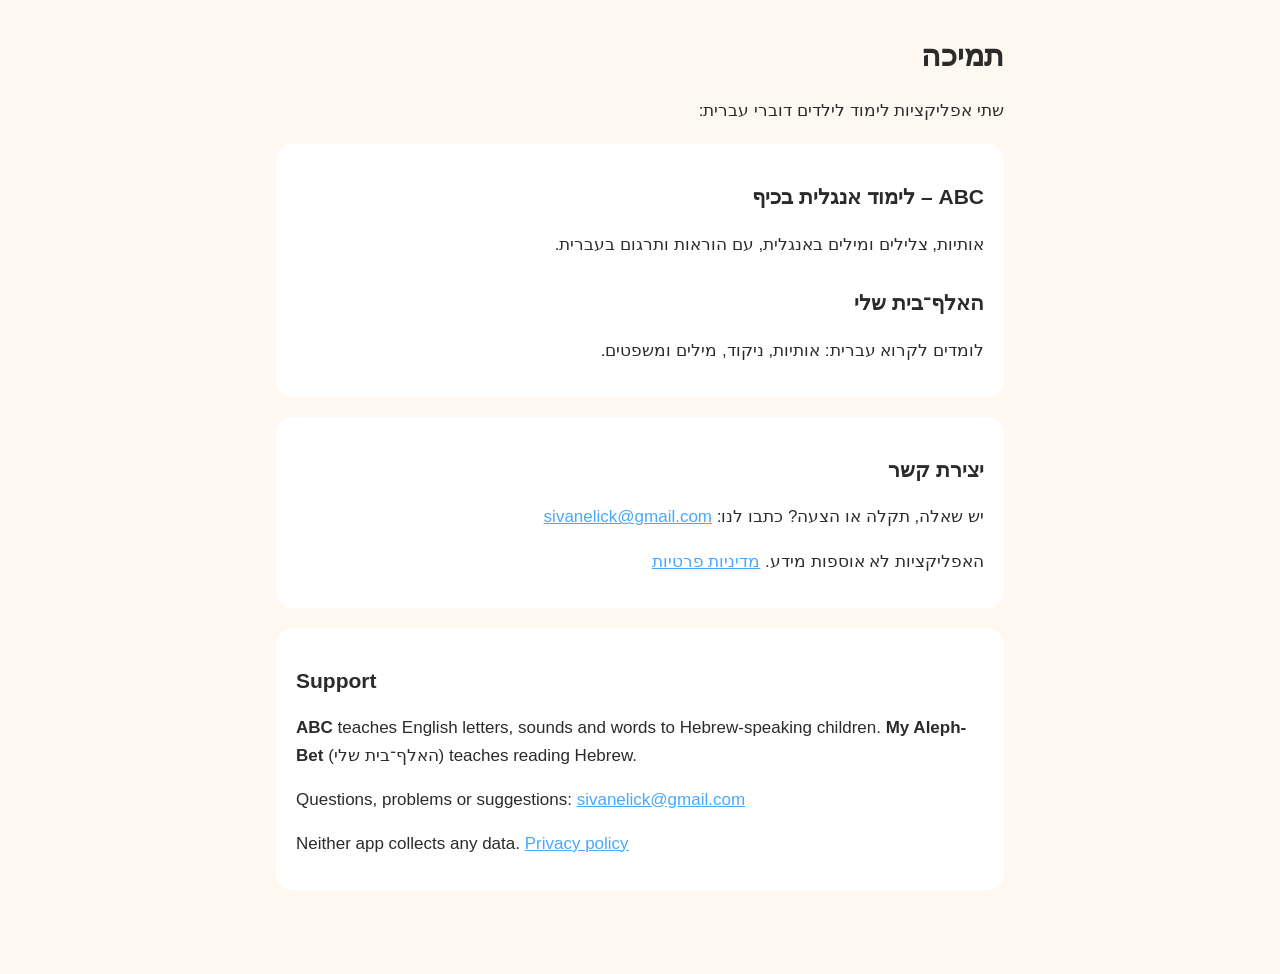
<file: index.html>
<!doctype html>
<html lang="he" dir="rtl">
<head>
<meta charset="utf-8">
<meta name="viewport" content="width=device-width, initial-scale=1">
<title>תמיכה · ABC ו־האלף־בית שלי</title>
<link rel="stylesheet" href="style.css">
</head>
<body>
<main>
  <h1>תמיכה</h1>
  <p>שתי אפליקציות לימוד לילדים דוברי עברית:</p>
  <section>
    <h2>ABC – לימוד אנגלית בכיף</h2>
    <p>אותיות, צלילים ומילים באנגלית, עם הוראות ותרגום בעברית.</p>
    <h2>האלף־בית שלי</h2>
    <p>לומדים לקרוא עברית: אותיות, ניקוד, מילים ומשפטים.</p>
  </section>
  <section>
    <h2>יצירת קשר</h2>
    <p>יש שאלה, תקלה או הצעה? כתבו לנו: <a href="mailto:sivanelick@gmail.com">sivanelick@gmail.com</a></p>
    <p>האפליקציות לא אוספות מידע. <a href="privacy.html">מדיניות פרטיות</a></p>
  </section>
  <section dir="ltr">
    <h2>Support</h2>
    <p><strong>ABC</strong> teaches English letters, sounds and words to Hebrew-speaking children. <strong>My Aleph-Bet</strong> (האלף־בית שלי) teaches reading Hebrew.</p>
    <p>Questions, problems or suggestions: <a href="mailto:sivanelick@gmail.com">sivanelick@gmail.com</a></p>
    <p>Neither app collects any data. <a href="privacy.html">Privacy policy</a></p>
  </section>
</main>
</body>
</html>
</file>
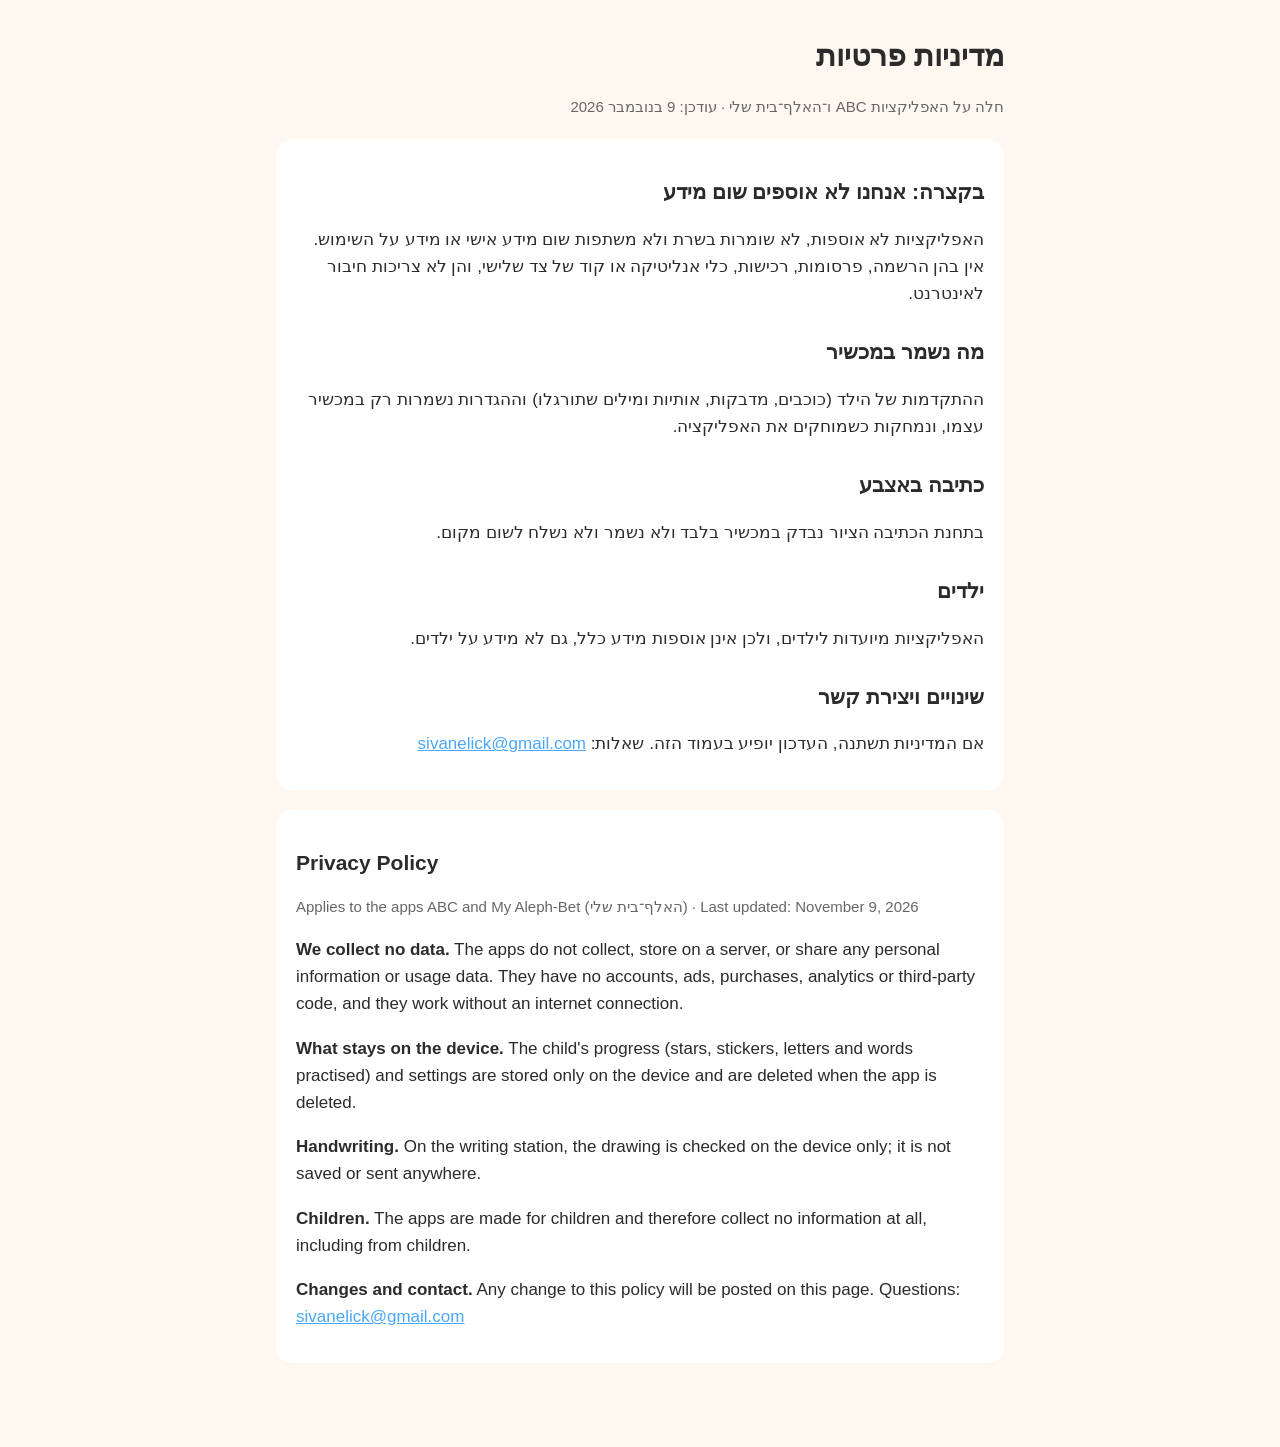
<file: privacy.html>
<!doctype html>
<html lang="he" dir="rtl">
<head>
<meta charset="utf-8">
<meta name="viewport" content="width=device-width, initial-scale=1">
<title>מדיניות פרטיות · Privacy Policy</title>
<link rel="stylesheet" href="style.css">
</head>
<body>
<main>
  <h1>מדיניות פרטיות</h1>
  <p class="muted">חלה על האפליקציות ABC ו־האלף־בית שלי · עודכן: 9 בנובמבר 2026</p>
  <section>
    <h2>בקצרה: אנחנו לא אוספים שום מידע</h2>
    <p>האפליקציות לא אוספות, לא שומרות בשרת ולא משתפות שום מידע אישי או מידע על השימוש. אין בהן הרשמה, פרסומות, רכישות, כלי אנליטיקה או קוד של צד שלישי, והן לא צריכות חיבור לאינטרנט.</p>
    <h2>מה נשמר במכשיר</h2>
    <p>ההתקדמות של הילד (כוכבים, מדבקות, אותיות ומילים שתורגלו) וההגדרות נשמרות רק במכשיר עצמו, ונמחקות כשמוחקים את האפליקציה.</p>
    <h2>כתיבה באצבע</h2>
    <p>בתחנת הכתיבה הציור נבדק במכשיר בלבד ולא נשמר ולא נשלח לשום מקום.</p>
    <h2>ילדים</h2>
    <p>האפליקציות מיועדות לילדים, ולכן אינן אוספות מידע כלל, גם לא מידע על ילדים.</p>
    <h2>שינויים ויצירת קשר</h2>
    <p>אם המדיניות תשתנה, העדכון יופיע בעמוד הזה. שאלות: <a href="mailto:sivanelick@gmail.com">sivanelick@gmail.com</a></p>
  </section>
  <section dir="ltr">
    <h2>Privacy Policy</h2>
    <p class="muted">Applies to the apps ABC and My Aleph-Bet (האלף־בית שלי) · Last updated: November 9, 2026</p>
    <p><strong>We collect no data.</strong> The apps do not collect, store on a server, or share any personal information or usage data. They have no accounts, ads, purchases, analytics or third-party code, and they work without an internet connection.</p>
    <p><strong>What stays on the device.</strong> The child's progress (stars, stickers, letters and words practised) and settings are stored only on the device and are deleted when the app is deleted.</p>
    <p><strong>Handwriting.</strong> On the writing station, the drawing is checked on the device only; it is not saved or sent anywhere.</p>
    <p><strong>Children.</strong> The apps are made for children and therefore collect no information at all, including from children.</p>
    <p><strong>Changes and contact.</strong> Any change to this policy will be posted on this page. Questions: <a href="mailto:sivanelick@gmail.com">sivanelick@gmail.com</a></p>
  </section>
</main>
</body>
</html>
</file>
<file: style.css>
:root { --bg: #FFF8F0; --ink: #2B2B2B; --muted: #666; --accent: #4AA8FC; --card: #FFFFFF; }
@media (prefers-color-scheme: dark) { :root { --bg: #1C1C1E; --ink: #F2F2F2; --muted: #AAA; --card: #2C2C2E; } }
* { box-sizing: border-box; }
body { margin: 0; background: var(--bg); color: var(--ink); font: 17px/1.6 -apple-system, "SF Pro Rounded", "Segoe UI", Arial, sans-serif; }
main { max-width: 760px; margin: 0 auto; padding: 32px 16px 64px; }
h1 { font-size: 30px; margin: 0 0 8px; }
h2 { font-size: 21px; margin: 28px 0 8px; }
section { background: var(--card); border-radius: 16px; padding: 8px 20px 16px; margin: 20px 0; }
.muted { color: var(--muted); font-size: 15px; }
a { color: var(--accent); }
[dir="ltr"] { text-align: left; }
</file>
